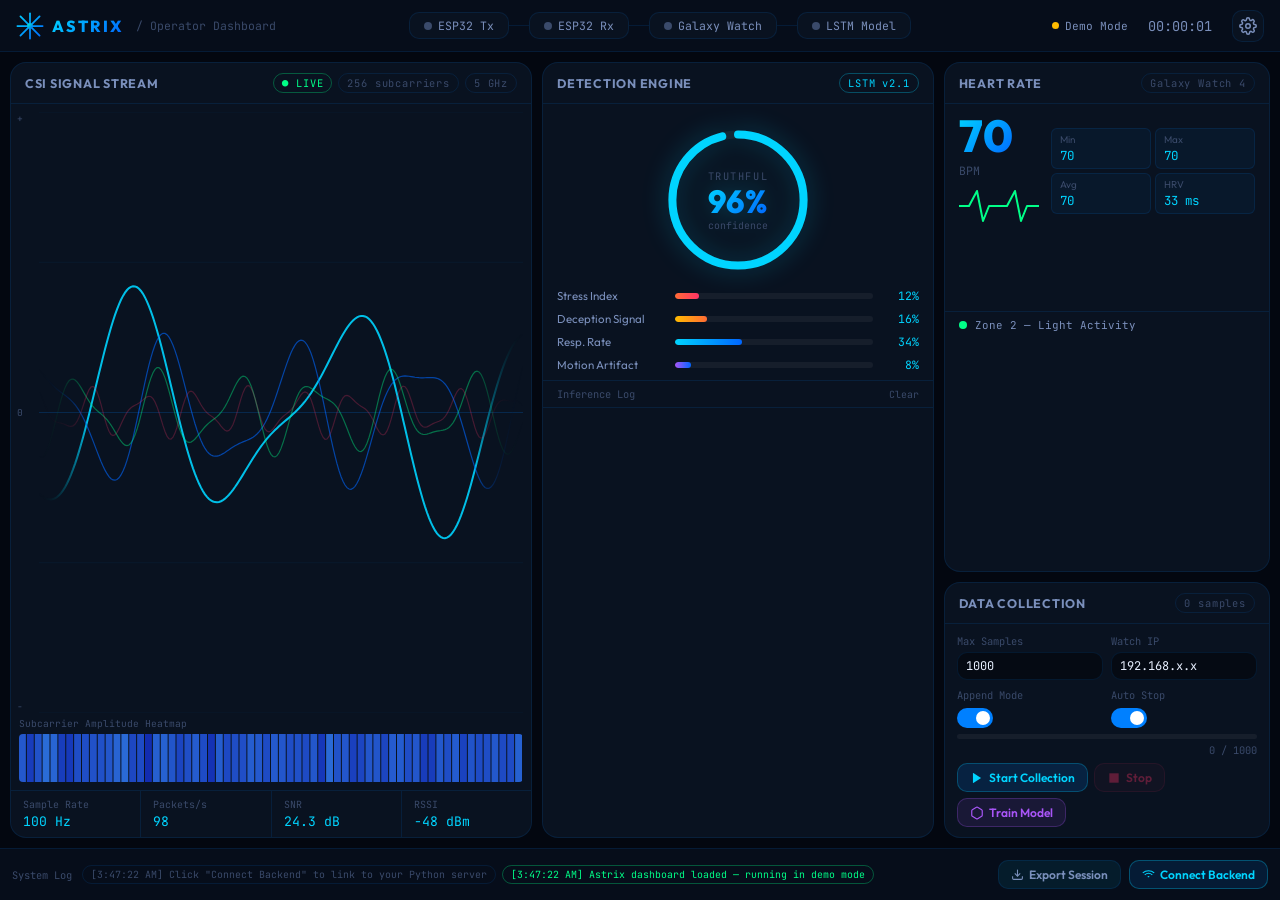
<file: index.html>
<!DOCTYPE html>
<html lang="en">
<head>
  <meta charset="UTF-8" />
  <meta http-equiv="refresh" content="0; url=dashboard.html" />
  <title>Astrix — Redirecting...</title>
</head>
<body>
  <script>window.location.replace('dashboard.html');</script>
</body>
</html>
</file>
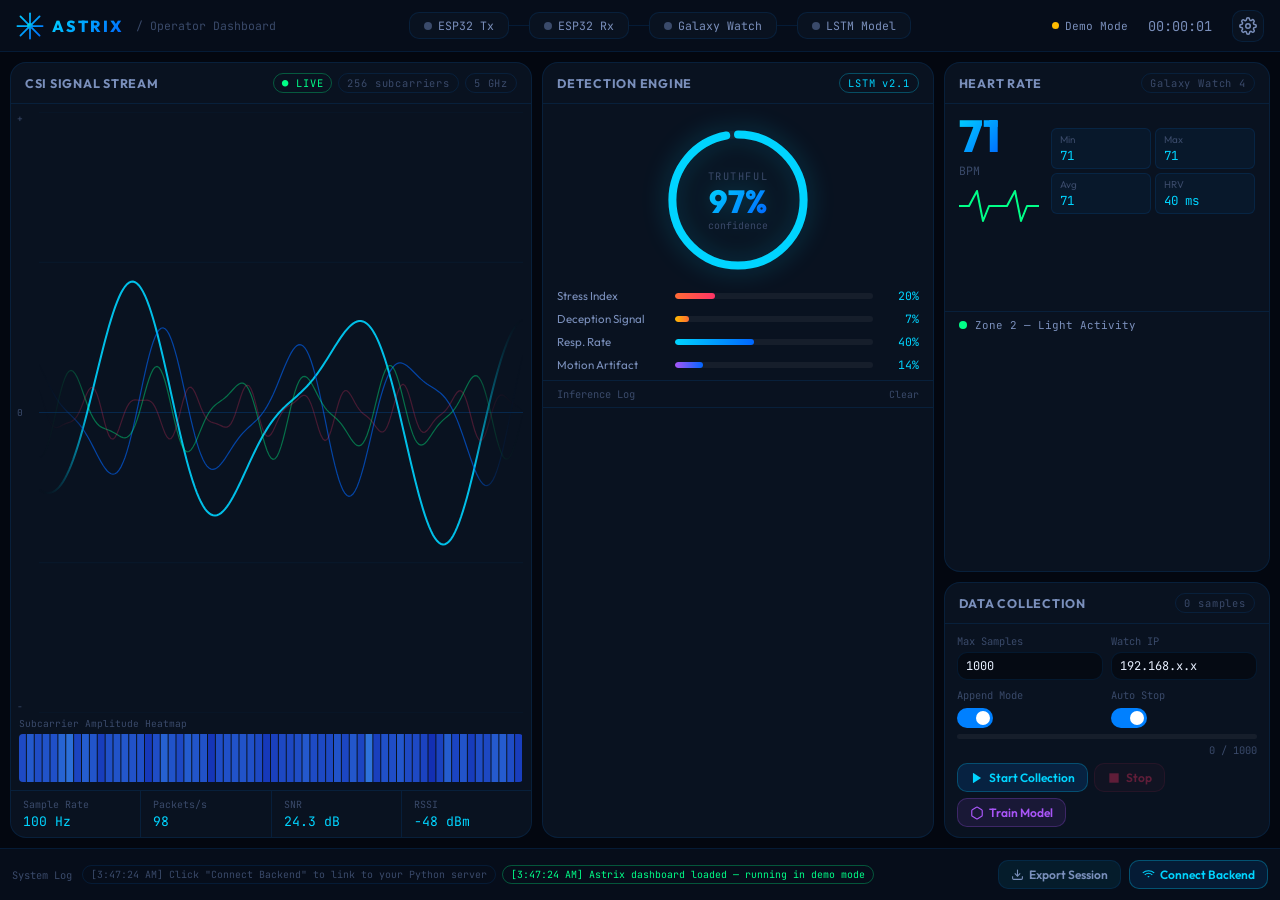
<file: dashboard.html>
<!DOCTYPE html>
<html lang="en">
<head>
  <meta charset="UTF-8" />
  <meta name="viewport" content="width=device-width, initial-scale=1.0" />
  <title>Astrix — CSI Stress / Lie Detector Dashboard</title>
  <meta name="description" content="Astrix real-time operator dashboard for CSI Wi-Fi based stress and lie detection." />
  <link rel="preconnect" href="https://fonts.googleapis.com" />
  <link rel="preconnect" href="https://fonts.gstatic.com" crossorigin />
  <link href="https://fonts.googleapis.com/css2?family=Outfit:wght@300;400;500;600;700;800&family=JetBrains+Mono:wght@400;500;600&display=swap" rel="stylesheet" />
  <link rel="stylesheet" href="dashboard.css" />
  <link rel="icon" type="image/svg+xml" href="data:image/svg+xml,<svg xmlns='http://www.w3.org/2000/svg' viewBox='0 0 100 100'><text y='.9em' font-size='90'>📡</text></svg>" />
</head>
<body>

  <!-- ══════════════════ TOP BAR ══════════════════ -->
  <header class="topbar">
    <div class="topbar-left">
      <div class="logo">
        <svg viewBox="0 0 40 40" fill="none" width="28" height="28">
          <line x1="20" y1="2" x2="20" y2="38" stroke="url(#tl1)" stroke-width="2.5" stroke-linecap="round"/>
          <line x1="2" y1="20" x2="38" y2="20" stroke="url(#tl1)" stroke-width="2.5" stroke-linecap="round"/>
          <line x1="6.34" y1="6.34" x2="33.66" y2="33.66" stroke="url(#tl1)" stroke-width="2.5" stroke-linecap="round"/>
          <line x1="33.66" y1="6.34" x2="6.34" y2="33.66" stroke="url(#tl1)" stroke-width="2.5" stroke-linecap="round"/>
          <circle cx="20" cy="20" r="4" fill="url(#tl2)"/>
          <defs>
            <linearGradient id="tl1" x1="2" y1="2" x2="38" y2="38" gradientUnits="userSpaceOnUse">
              <stop stop-color="#00D4FF"/><stop offset="1" stop-color="#0066FF"/>
            </linearGradient>
            <linearGradient id="tl2" x1="16" y1="16" x2="24" y2="24" gradientUnits="userSpaceOnUse">
              <stop stop-color="#00FFCC"/><stop offset="1" stop-color="#0066FF"/>
            </linearGradient>
          </defs>
        </svg>
        <span class="logo-text">ASTRIX</span>
        <span class="logo-sub">/ Operator Dashboard</span>
      </div>
    </div>

    <div class="topbar-center">
      <!-- System status nodes -->
      <div class="sys-nodes">
        <div class="sys-node" id="node-esp-tx">
          <span class="node-dot" id="dot-esp-tx"></span>
          <span class="node-label">ESP32 Tx</span>
        </div>
        <div class="sys-node-line"></div>
        <div class="sys-node" id="node-esp-rx">
          <span class="node-dot" id="dot-esp-rx"></span>
          <span class="node-label">ESP32 Rx</span>
        </div>
        <div class="sys-node-line"></div>
        <div class="sys-node" id="node-watch">
          <span class="node-dot" id="dot-watch"></span>
          <span class="node-label">Galaxy Watch</span>
        </div>
        <div class="sys-node-line"></div>
        <div class="sys-node" id="node-model">
          <span class="node-dot" id="dot-model"></span>
          <span class="node-label">LSTM Model</span>
        </div>
      </div>
    </div>

    <div class="topbar-right">
      <div class="ws-status" id="ws-status">
        <span class="ws-dot" id="ws-dot"></span>
        <span id="ws-label">Demo Mode</span>
      </div>
      <div class="session-timer">
        <span class="mono" id="session-time">00:00:00</span>
      </div>
      <button class="btn-icon" id="btn-settings" title="Settings">
        <svg width="18" height="18" viewBox="0 0 24 24" fill="none" stroke="currentColor" stroke-width="2"><circle cx="12" cy="12" r="3"/><path d="M19.4 15a1.65 1.65 0 00.33 1.82l.06.06a2 2 0 010 2.83 2 2 0 01-2.83 0l-.06-.06a1.65 1.65 0 00-1.82-.33 1.65 1.65 0 00-1 1.51V21a2 2 0 01-4 0v-.09A1.65 1.65 0 009 19.4a1.65 1.65 0 00-1.82.33l-.06.06a2 2 0 01-2.83-2.83l.06-.06A1.65 1.65 0 004.68 15a1.65 1.65 0 00-1.51-1H3a2 2 0 010-4h.09A1.65 1.65 0 004.6 9a1.65 1.65 0 00-.33-1.82l-.06-.06a2 2 0 012.83-2.83l.06.06A1.65 1.65 0 009 4.68a1.65 1.65 0 001-1.51V3a2 2 0 014 0v.09a1.65 1.65 0 001 1.51 1.65 1.65 0 001.82-.33l.06-.06a2 2 0 012.83 2.83l-.06.06A1.65 1.65 0 0019.4 9a1.65 1.65 0 001.51 1H21a2 2 0 010 4h-.09a1.65 1.65 0 00-1.51 1z"/></svg>
      </button>
    </div>
  </header>

  <!-- ══════════════════ MAIN GRID ══════════════════ -->
  <main class="dashboard-grid">

    <!-- ── COL 1: CSI Signal Panel ── -->
    <section class="panel panel-csi" id="panel-csi">
      <div class="panel-header">
        <span class="panel-title">CSI Signal Stream</span>
        <div class="panel-badges">
          <span class="badge badge-live" id="csi-live-badge">● LIVE</span>
          <span class="badge">256 subcarriers</span>
          <span class="badge">5 GHz</span>
        </div>
      </div>

      <div class="csi-canvas-wrap">
        <canvas id="csi-canvas"></canvas>
        <div class="csi-axis-y">
          <span>+</span><span>0</span><span>−</span>
        </div>
      </div>

      <div class="csi-subcarrier-wrap">
        <div class="sub-label">Subcarrier Amplitude Heatmap</div>
        <canvas id="heatmap-canvas" height="48"></canvas>
      </div>

      <div class="csi-meta">
        <div class="meta-item">
          <span class="meta-k">Sample Rate</span>
          <span class="meta-v mono" id="sample-rate">100 Hz</span>
        </div>
        <div class="meta-item">
          <span class="meta-k">Packets/s</span>
          <span class="meta-v mono" id="pkt-rate">98</span>
        </div>
        <div class="meta-item">
          <span class="meta-k">SNR</span>
          <span class="meta-v mono" id="snr-val">24.3 dB</span>
        </div>
        <div class="meta-item">
          <span class="meta-k">RSSI</span>
          <span class="meta-v mono" id="rssi-val">−48 dBm</span>
        </div>
      </div>
    </section>

    <!-- ── COL 2: Detection Meter ── -->
    <section class="panel panel-detection" id="panel-detection">
      <div class="panel-header">
        <span class="panel-title">Detection Engine</span>
        <span class="badge badge-model">LSTM v2.1</span>
      </div>

      <!-- Big verdict -->
      <div class="verdict-wrap">
        <div class="verdict-ring" id="verdict-ring">
          <svg class="verdict-svg" viewBox="0 0 200 200">
            <circle class="ring-track" cx="100" cy="100" r="82" />
            <circle class="ring-fill" id="ring-fill" cx="100" cy="100" r="82"
              stroke-dasharray="515" stroke-dashoffset="515" />
          </svg>
          <div class="verdict-inner">
            <span class="verdict-label" id="verdict-label">ANALYZING</span>
            <span class="verdict-pct" id="verdict-pct">—</span>
            <span class="verdict-sub">confidence</span>
          </div>
        </div>
      </div>

      <!-- Metric bars -->
      <div class="detection-bars">
        <div class="det-row">
          <span class="det-name">Stress Index</span>
          <div class="det-bar-wrap">
            <div class="det-bar" id="bar-stress">
              <div class="det-fill det-fill--stress" id="fill-stress"></div>
            </div>
          </div>
          <span class="det-val mono" id="val-stress">—</span>
        </div>
        <div class="det-row">
          <span class="det-name">Deception Signal</span>
          <div class="det-bar-wrap">
            <div class="det-bar" id="bar-deception">
              <div class="det-fill det-fill--deception" id="fill-deception"></div>
            </div>
          </div>
          <span class="det-val mono" id="val-deception">—</span>
        </div>
        <div class="det-row">
          <span class="det-name">Resp. Rate</span>
          <div class="det-bar-wrap">
            <div class="det-bar">
              <div class="det-fill det-fill--resp" id="fill-resp"></div>
            </div>
          </div>
          <span class="det-val mono" id="val-resp">—</span>
        </div>
        <div class="det-row">
          <span class="det-name">Motion Artifact</span>
          <div class="det-bar-wrap">
            <div class="det-bar">
              <div class="det-fill det-fill--motion" id="fill-motion"></div>
            </div>
          </div>
          <span class="det-val mono" id="val-motion">—</span>
        </div>
      </div>

      <!-- Inference log -->
      <div class="inference-log" id="inference-log">
        <div class="log-header">
          <span>Inference Log</span>
          <button class="log-clear" id="log-clear">Clear</button>
        </div>
        <div class="log-entries" id="log-entries"></div>
      </div>
    </section>

    <!-- ── COL 3: Right panels ── -->
    <div class="right-col">

      <!-- Heart Rate -->
      <section class="panel panel-hr" id="panel-hr">
        <div class="panel-header">
          <span class="panel-title">Heart Rate</span>
          <span class="badge">Galaxy Watch 4</span>
        </div>
        <div class="hr-display">
          <div class="hr-big">
            <span class="hr-number" id="hr-number">--</span>
            <span class="hr-unit">BPM</span>
            <div class="hr-pulse-anim" id="hr-pulse-anim">
              <svg viewBox="0 0 80 40" width="80" height="40">
                <polyline id="hr-ecg-line" points="0,20 10,20 18,5 24,35 30,20 40,20 48,20 56,5 62,35 68,20 80,20"
                  fill="none" stroke="#00ff88" stroke-width="2" stroke-linecap="round" stroke-linejoin="round"/>
              </svg>
            </div>
          </div>
          <div class="hr-stats">
            <div class="hrstat"><span>Min</span><span class="mono" id="hr-min">--</span></div>
            <div class="hrstat"><span>Max</span><span class="mono" id="hr-max">--</span></div>
            <div class="hrstat"><span>Avg</span><span class="mono" id="hr-avg">--</span></div>
            <div class="hrstat"><span>HRV</span><span class="mono" id="hr-hrv">--</span></div>
          </div>
        </div>
        <canvas id="hr-canvas" height="80"></canvas>
        <div class="hr-zone" id="hr-zone">
          <span class="zone-dot" id="zone-dot"></span>
          <span id="zone-label">Waiting for data...</span>
        </div>
      </section>

      <!-- Data Collection Controls -->
      <section class="panel panel-controls" id="panel-controls">
        <div class="panel-header">
          <span class="panel-title">Data Collection</span>
          <span class="badge mono" id="sample-count">0 samples</span>
        </div>

        <div class="ctrl-grid">
          <div class="ctrl-item">
            <label class="ctrl-label" for="max-samples">Max Samples</label>
            <input class="ctrl-input mono" type="number" id="max-samples" value="1000" min="100" step="100"/>
          </div>
          <div class="ctrl-item">
            <label class="ctrl-label" for="watch-ip">Watch IP</label>
            <input class="ctrl-input mono" type="text" id="watch-ip" value="192.168.x.x" />
          </div>
          <div class="ctrl-item">
            <label class="ctrl-label" for="append-data">Append Mode</label>
            <label class="toggle">
              <input type="checkbox" id="append-data" checked />
              <span class="toggle-slider"></span>
            </label>
          </div>
          <div class="ctrl-item">
            <label class="ctrl-label" for="auto-stop">Auto Stop</label>
            <label class="toggle">
              <input type="checkbox" id="auto-stop" checked />
              <span class="toggle-slider"></span>
            </label>
          </div>
        </div>

        <div class="progress-wrap">
          <div class="progress-bar">
            <div class="progress-fill" id="progress-fill"></div>
          </div>
          <span class="mono progress-label" id="progress-label">0 / 1000</span>
        </div>

        <div class="ctrl-btns">
          <button class="ctrl-btn ctrl-btn--start" id="btn-collect">
            <svg width="14" height="14" viewBox="0 0 24 24" fill="currentColor"><polygon points="5,3 19,12 5,21"/></svg>
            Start Collection
          </button>
          <button class="ctrl-btn ctrl-btn--stop" id="btn-stop" disabled>
            <svg width="14" height="14" viewBox="0 0 24 24" fill="currentColor"><rect x="4" y="4" width="16" height="16"/></svg>
            Stop
          </button>
          <button class="ctrl-btn ctrl-btn--train" id="btn-train">
            <svg width="14" height="14" viewBox="0 0 24 24" fill="none" stroke="currentColor" stroke-width="2"><path d="M21 16V8a2 2 0 00-1-1.73l-7-4a2 2 0 00-2 0l-7 4A2 2 0 003 8v8a2 2 0 001 1.73l7 4a2 2 0 002 0l7-4A2 2 0 0021 16z"/></svg>
            Train Model
          </button>
        </div>

        <!-- Training Progress -->
        <div class="training-wrap" id="training-wrap" style="display:none">
          <div class="train-header">
            <span>Training LSTM Model</span>
            <span class="mono" id="train-epoch">Epoch 0/50</span>
          </div>
          <div class="progress-bar">
            <div class="progress-fill progress-fill--train" id="train-fill"></div>
          </div>
          <div class="train-metrics">
            <span>Loss: <span class="mono accent" id="train-loss">—</span></span>
            <span>Val Loss: <span class="mono accent" id="train-val-loss">—</span></span>
            <span>Acc: <span class="mono accent" id="train-acc">—</span></span>
          </div>
        </div>
      </section>

    </div><!-- /right-col -->

  </main>

  <!-- ══════════════════ BOTTOM EVENT LOG ══════════════════ -->
  <footer class="bottom-bar">
    <div class="event-log" id="event-log">
      <span class="event-log-title">System Log</span>
      <div class="events" id="events"></div>
    </div>
    <div class="bottom-actions">
      <button class="ctrl-btn ctrl-btn--export" id="btn-export">
        <svg width="13" height="13" viewBox="0 0 24 24" fill="none" stroke="currentColor" stroke-width="2"><path d="M21 15v4a2 2 0 01-2 2H5a2 2 0 01-2-2v-4"/><polyline points="7 10 12 15 17 10"/><line x1="12" y1="15" x2="12" y2="3"/></svg>
        Export Session
      </button>
      <button class="ctrl-btn ctrl-btn--ws" id="btn-connect">
        <svg width="13" height="13" viewBox="0 0 24 24" fill="none" stroke="currentColor" stroke-width="2"><path d="M1.42 9a16 16 0 0121.16 0M5 12.55a11 11 0 0114.08 0M10.54 16.1a6 6 0 012.92 0M12 20h.01"/></svg>
        Connect Backend
      </button>
    </div>
  </footer>

  <!-- Settings Modal -->
  <div class="modal-overlay" id="modal-settings" style="display:none">
    <div class="modal">
      <div class="modal-header">
        <h3>Backend Connection</h3>
        <button class="modal-close" id="modal-close">✕</button>
      </div>
      <div class="modal-body">
        <div class="form-group">
          <label>WebSocket URL</label>
          <input class="ctrl-input mono" id="ws-url" value="ws://localhost:8765" />
        </div>
        <div class="form-group">
          <label>Serial Port (ESP32 Rx)</label>
          <input class="ctrl-input mono" id="serial-port" value="/dev/ttyUSB0" />
        </div>
        <div class="form-group">
          <label>Galaxy Watch Port</label>
          <input class="ctrl-input mono" id="watch-port" value="5555" />
        </div>
        <p class="modal-hint">The Python backend should expose a WebSocket server at the URL above. The dashboard will stream CSI + HR data and display LSTM inference results in real time.</p>
      </div>
      <div class="modal-footer">
        <button class="ctrl-btn ctrl-btn--start" id="btn-ws-connect">Connect</button>
        <button class="ctrl-btn ctrl-btn--stop" id="btn-ws-demo">Use Demo Mode</button>
      </div>
    </div>
  </div>

  <script src="dashboard.js"></script>
</body>
</html>
</file>
<file: dashboard.css>
/* ====================================================
   ASTRIX — OPERATOR DASHBOARD STYLES
   ==================================================== */

:root {
  --bg-base:      #030710;
  --bg-surface:   #060d1a;
  --bg-card:      #091220;
  --bg-card-2:    #0c1830;
  --bg-input:     rgba(0,0,0,0.4);

  --blue:         #0080ff;
  --cyan:         #00d4ff;
  --cyan-bright:  #00ffee;
  --green:        #00ff88;
  --amber:        #ffbb00;
  --red:          #ff3366;
  --purple:       #a855f7;

  --text-1:       #e8f0ff;
  --text-2:       #7a8fbb;
  --text-3:       #3a4a6a;

  --border:       rgba(0,128,255,0.12);
  --border-hi:    rgba(0,212,255,0.3);

  --grad-main:    linear-gradient(135deg, #00d4ff, #0066ff);
  --grad-stress:  linear-gradient(90deg, #ff6b35, #ff3366);
  --grad-dec:     linear-gradient(90deg, #ffbb00, #ff6b35);
  --grad-resp:    linear-gradient(90deg, #00d4ff, #0066ff);
  --grad-motion:  linear-gradient(90deg, #a855f7, #0066ff);

  --radius:       10px;
  --radius-lg:    16px;
  --font:         'Outfit', sans-serif;
  --mono:         'JetBrains Mono', monospace;
  --nav-h:        52px;
  --bot-h:        52px;
  --trans:        all 0.25s cubic-bezier(.4,0,.2,1);
}

*, *::before, *::after { box-sizing: border-box; margin: 0; padding: 0; }
html, body { height: 100%; overflow: hidden; }
body {
  font-family: var(--font);
  background: var(--bg-base);
  color: var(--text-1);
  font-size: 13px;
  display: flex;
  flex-direction: column;
}

/* ── Utility ── */
.mono { font-family: var(--mono); }
.accent { color: var(--cyan); }

/* ====================================================
   TOP BAR
   ==================================================== */
.topbar {
  height: var(--nav-h);
  background: var(--bg-surface);
  border-bottom: 1px solid var(--border);
  display: flex;
  align-items: center;
  padding: 0 16px;
  gap: 16px;
  flex-shrink: 0;
  z-index: 100;
}
.topbar-left { display: flex; align-items: center; min-width: 220px; }
.topbar-center { flex: 1; display: flex; justify-content: center; }
.topbar-right { display: flex; align-items: center; gap: 12px; min-width: 220px; justify-content: flex-end; }

/* Logo */
.logo { display: flex; align-items: center; gap: 8px; }
.logo-text {
  font-size: 1rem; font-weight: 800; letter-spacing: 0.12em;
  background: var(--grad-main);
  -webkit-background-clip: text; -webkit-text-fill-color: transparent; background-clip: text;
}
.logo-sub { font-size: 0.72rem; color: var(--text-3); font-family: var(--mono); margin-left: 4px; }

/* System nodes */
.sys-nodes { display: flex; align-items: center; gap: 0; }
.sys-node {
  display: flex; align-items: center; gap: 6px;
  padding: 5px 14px;
  background: var(--bg-card);
  border: 1px solid var(--border);
  border-radius: var(--radius);
  font-size: 0.72rem; color: var(--text-2);
  font-family: var(--mono);
}
.sys-node-line { width: 20px; height: 1px; background: var(--border); }
.node-dot {
  width: 8px; height: 8px; border-radius: 50%;
  background: var(--text-3);
  transition: var(--trans);
}
.node-dot.online { background: var(--green); box-shadow: 0 0 8px var(--green); animation: pulse-dot 2s infinite; }
.node-dot.error  { background: var(--red);   box-shadow: 0 0 8px var(--red); }
.node-dot.warn   { background: var(--amber); box-shadow: 0 0 8px var(--amber); }

/* WS status */
.ws-status { display: flex; align-items: center; gap: 6px; font-family: var(--mono); font-size: 0.7rem; color: var(--text-2); }
.ws-dot { width: 7px; height: 7px; border-radius: 50%; background: var(--amber); animation: pulse-dot 2s infinite; }
.ws-dot.connected { background: var(--green); }
.ws-dot.error     { background: var(--red); animation: none; }

.session-timer { font-family: var(--mono); font-size: 0.85rem; color: var(--text-2); padding: 0 8px; }

.btn-icon {
  width: 32px; height: 32px;
  background: var(--bg-card); border: 1px solid var(--border);
  border-radius: var(--radius); color: var(--text-2);
  display: flex; align-items: center; justify-content: center;
  cursor: pointer; transition: var(--trans);
}
.btn-icon:hover { border-color: var(--border-hi); color: var(--cyan); }

/* ====================================================
   MAIN DASHBOARD GRID
   ==================================================== */
.dashboard-grid {
  flex: 1;
  display: grid;
  grid-template-columns: 1.6fr 1.2fr 1fr;
  gap: 10px;
  padding: 10px;
  overflow: hidden;
  min-height: 0;
}

/* ====================================================
   PANELS
   ==================================================== */
.panel {
  background: var(--bg-card);
  border: 1px solid var(--border);
  border-radius: var(--radius-lg);
  display: flex;
  flex-direction: column;
  overflow: hidden;
  min-height: 0;
}
.panel-header {
  display: flex; align-items: center; justify-content: space-between;
  padding: 10px 14px;
  border-bottom: 1px solid var(--border);
  flex-shrink: 0;
  gap: 8px;
}
.panel-title { font-size: 0.78rem; font-weight: 700; letter-spacing: 0.06em; text-transform: uppercase; color: var(--text-2); }
.panel-badges { display: flex; gap: 6px; align-items: center; }

.badge {
  font-family: var(--mono); font-size: 0.65rem; letter-spacing: 0.08em;
  padding: 2px 8px; border-radius: 50px;
  border: 1px solid var(--border); color: var(--text-3);
}
.badge-live { color: var(--green); border-color: rgba(0,255,136,0.3); animation: pulse-dot 2s infinite; }
.badge-model { color: var(--cyan); border-color: rgba(0,212,255,0.3); }

/* ====================================================
   CSI SIGNAL PANEL
   ==================================================== */
.panel-csi { grid-row: 1; }

.csi-canvas-wrap {
  position: relative;
  flex: 1;
  min-height: 0;
  padding: 8px 8px 4px 28px;
  display: flex;
  align-items: stretch;
}
#csi-canvas { width: 100%; height: 100%; display: block; }

.csi-axis-y {
  position: absolute;
  left: 6px; top: 8px; bottom: 4px;
  display: flex; flex-direction: column; justify-content: space-between;
  font-family: var(--mono); font-size: 0.6rem; color: var(--text-3);
}

.csi-subcarrier-wrap {
  padding: 0 8px 8px;
  flex-shrink: 0;
}
.sub-label { font-family: var(--mono); font-size: 0.6rem; color: var(--text-3); margin-bottom: 4px; }
#heatmap-canvas { width: 100%; height: 48px; display: block; border-radius: 4px; }

.csi-meta {
  display: flex; gap: 0;
  border-top: 1px solid var(--border);
  flex-shrink: 0;
}
.meta-item {
  flex: 1; padding: 7px 12px;
  border-right: 1px solid var(--border);
  display: flex; flex-direction: column; gap: 2px;
}
.meta-item:last-child { border-right: none; }
.meta-k { font-size: 0.62rem; color: var(--text-3); font-family: var(--mono); }
.meta-v { font-size: 0.82rem; color: var(--cyan); }

/* ====================================================
   DETECTION PANEL
   ==================================================== */
.panel-detection { grid-row: 1; }

/* Verdict ring */
.verdict-wrap {
  display: flex; justify-content: center; align-items: center;
  padding: 16px 0 8px;
  flex-shrink: 0;
}
.verdict-ring {
  position: relative;
  width: 160px; height: 160px;
  flex-shrink: 0;
}
.verdict-svg { width: 100%; height: 100%; transform: rotate(-90deg); }
.ring-track { fill: none; stroke: rgba(255,255,255,0.05); stroke-width: 10; }
.ring-fill {
  fill: none; stroke: #00d4ff; stroke-width: 10;
  stroke-linecap: round;
  transition: stroke-dashoffset 0.6s ease, stroke 0.4s ease;
}
.verdict-inner {
  position: absolute; inset: 0;
  display: flex; flex-direction: column;
  align-items: center; justify-content: center;
  gap: 2px;
}
.verdict-label {
  font-family: var(--mono); font-size: 0.65rem;
  letter-spacing: 0.15em; color: var(--text-3); text-transform: uppercase;
}
.verdict-pct {
  font-size: 2rem; font-weight: 800;
  background: var(--grad-main);
  -webkit-background-clip: text; -webkit-text-fill-color: transparent; background-clip: text;
  line-height: 1;
}
.verdict-sub { font-family: var(--mono); font-size: 0.62rem; color: var(--text-3); }

/* Detection bars */
.detection-bars {
  padding: 0 14px 8px;
  display: flex; flex-direction: column; gap: 8px;
  flex-shrink: 0;
}
.det-row { display: flex; align-items: center; gap: 8px; }
.det-name { font-size: 0.72rem; color: var(--text-2); width: 110px; flex-shrink: 0; }
.det-bar-wrap { flex: 1; }
.det-bar { height: 6px; background: rgba(255,255,255,0.05); border-radius: 6px; overflow: hidden; }
.det-fill { height: 100%; border-radius: 6px; transition: width 0.8s ease; width: 0%; }
.det-fill--stress    { background: var(--grad-stress); }
.det-fill--deception { background: var(--grad-dec); }
.det-fill--resp      { background: var(--grad-resp); }
.det-fill--motion    { background: var(--grad-motion); }
.det-val { font-size: 0.72rem; color: var(--cyan); width: 38px; text-align: right; flex-shrink: 0; }

/* Inference log */
.inference-log {
  flex: 1; min-height: 0;
  display: flex; flex-direction: column;
  border-top: 1px solid var(--border);
  overflow: hidden;
}
.log-header {
  display: flex; justify-content: space-between; align-items: center;
  padding: 6px 14px;
  font-family: var(--mono); font-size: 0.65rem; color: var(--text-3);
  border-bottom: 1px solid var(--border);
  flex-shrink: 0;
}
.log-clear {
  background: none; border: none; color: var(--text-3); cursor: pointer;
  font-size: 0.62rem; font-family: var(--mono);
  transition: var(--trans);
}
.log-clear:hover { color: var(--cyan); }
.log-entries {
  flex: 1; overflow-y: auto; padding: 6px 14px;
  display: flex; flex-direction: column; gap: 3px;
}
.log-entry {
  font-family: var(--mono); font-size: 0.65rem;
  padding: 3px 6px; border-radius: 4px;
  border-left: 2px solid transparent;
  display: flex; gap: 8px;
}
.log-entry--truth   { border-color: var(--green); color: var(--green); background: rgba(0,255,136,0.05); }
.log-entry--stress  { border-color: var(--amber); color: var(--amber); background: rgba(255,187,0,0.05); }
.log-entry--lie     { border-color: var(--red); color: var(--red); background: rgba(255,51,102,0.05); }
.log-entry--info    { border-color: var(--cyan); color: var(--text-2); }
.log-ts { color: var(--text-3); flex-shrink: 0; }

/* ====================================================
   RIGHT COLUMN
   ==================================================== */
.right-col {
  display: flex; flex-direction: column; gap: 10px;
  overflow: hidden; min-height: 0;
}

/* Heart Rate */
.panel-hr { flex: 1; min-height: 0; }
.hr-display {
  display: flex; align-items: center; gap: 12px;
  padding: 10px 14px 6px;
  flex-shrink: 0;
}
.hr-big { display: flex; align-items: baseline; gap: 4px; flex-direction: column; }
.hr-number {
  font-size: 2.8rem; font-weight: 800; line-height: 1;
  background: var(--grad-main);
  -webkit-background-clip: text; -webkit-text-fill-color: transparent; background-clip: text;
}
.hr-unit { font-family: var(--mono); font-size: 0.72rem; color: var(--text-3); }
.hr-pulse-anim { margin-top: 4px; }
.hr-stats {
  flex: 1; display: grid; grid-template-columns: 1fr 1fr;
  gap: 4px;
}
.hrstat {
  display: flex; flex-direction: column; gap: 1px;
  padding: 4px 8px;
  background: rgba(0,128,255,0.05);
  border: 1px solid var(--border);
  border-radius: 6px;
  font-size: 0.62rem; color: var(--text-3);
}
.hrstat .mono { font-size: 0.78rem; color: var(--cyan); }

#hr-canvas { width: 100%; display: block; padding: 0 8px; flex-shrink: 0; }

.hr-zone {
  display: flex; align-items: center; gap: 8px;
  padding: 6px 14px;
  border-top: 1px solid var(--border);
  font-family: var(--mono); font-size: 0.68rem; color: var(--text-2);
  flex-shrink: 0;
}
.zone-dot { width: 8px; height: 8px; border-radius: 50%; background: var(--text-3); flex-shrink: 0; }

/* Controls */
.panel-controls { flex-shrink: 0; }

.ctrl-grid {
  display: grid; grid-template-columns: 1fr 1fr;
  gap: 8px; padding: 10px 12px 6px;
}
.ctrl-item { display: flex; flex-direction: column; gap: 4px; }
.ctrl-label { font-size: 0.65rem; color: var(--text-3); font-family: var(--mono); }
.ctrl-input {
  background: var(--bg-input);
  border: 1px solid var(--border);
  border-radius: var(--radius);
  color: var(--text-1); font-family: var(--mono); font-size: 0.75rem;
  padding: 5px 8px; outline: none; transition: var(--trans); width: 100%;
}
.ctrl-input:focus { border-color: var(--border-hi); }

/* Toggle */
.toggle { position: relative; display: inline-flex; align-items: center; cursor: pointer; margin-top: 2px; }
.toggle input { opacity: 0; width: 0; height: 0; }
.toggle-slider {
  width: 36px; height: 20px;
  background: var(--text-3); border-radius: 20px;
  transition: var(--trans); position: relative;
}
.toggle-slider::before {
  content: ''; position: absolute;
  width: 14px; height: 14px; border-radius: 50%;
  background: #fff; left: 3px; top: 3px;
  transition: var(--trans);
}
.toggle input:checked + .toggle-slider { background: var(--blue); }
.toggle input:checked + .toggle-slider::before { transform: translateX(16px); }

/* Progress */
.progress-wrap {
  padding: 0 12px 6px;
  display: flex; flex-direction: column; gap: 4px;
  flex-shrink: 0;
}
.progress-bar { height: 5px; background: rgba(255,255,255,0.05); border-radius: 5px; overflow: hidden; }
.progress-fill { height: 100%; width: 0%; background: var(--grad-main); border-radius: 5px; transition: width 0.4s ease; }
.progress-fill--train { background: linear-gradient(90deg, var(--purple), var(--blue)); }
.progress-label { font-family: var(--mono); font-size: 0.65rem; color: var(--text-3); text-align: right; }

/* Buttons */
.ctrl-btns {
  display: flex; gap: 6px; padding: 0 12px 10px;
  flex-wrap: wrap;
}
.ctrl-btn {
  display: inline-flex; align-items: center; gap: 5px;
  padding: 6px 12px; border-radius: var(--radius);
  font-family: var(--font); font-size: 0.75rem; font-weight: 600;
  border: none; cursor: pointer; transition: var(--trans);
  white-space: nowrap;
}
.ctrl-btn--start { background: rgba(0,128,255,0.15); color: var(--cyan); border: 1px solid rgba(0,212,255,0.25); }
.ctrl-btn--start:hover:not(:disabled) { background: rgba(0,128,255,0.3); }
.ctrl-btn--stop  { background: rgba(255,51,102,0.1); color: var(--red); border: 1px solid rgba(255,51,102,0.25); }
.ctrl-btn--stop:hover:not(:disabled) { background: rgba(255,51,102,0.2); }
.ctrl-btn--train { background: rgba(168,85,247,0.1); color: var(--purple); border: 1px solid rgba(168,85,247,0.25); }
.ctrl-btn--train:hover:not(:disabled) { background: rgba(168,85,247,0.2); }
.ctrl-btn--export { background: rgba(0,212,255,0.08); color: var(--text-2); border: 1px solid var(--border); }
.ctrl-btn--ws    { background: rgba(0,128,255,0.12); color: var(--cyan); border: 1px solid var(--border-hi); }
.ctrl-btn:disabled { opacity: 0.35; cursor: not-allowed; }

/* Training */
.training-wrap { padding: 0 12px 10px; }
.train-header { display: flex; justify-content: space-between; font-size: 0.7rem; color: var(--text-2); margin-bottom: 5px; font-family: var(--mono); }
.train-metrics { display: flex; gap: 12px; font-size: 0.65rem; color: var(--text-3); font-family: var(--mono); margin-top: 4px; }

/* ====================================================
   BOTTOM BAR
   ==================================================== */
.bottom-bar {
  height: var(--bot-h);
  background: var(--bg-surface);
  border-top: 1px solid var(--border);
  display: flex; align-items: center;
  padding: 0 12px;
  gap: 12px;
  flex-shrink: 0;
}
.event-log { flex: 1; display: flex; align-items: center; gap: 10px; min-width: 0; overflow: hidden; }
.event-log-title { font-family: var(--mono); font-size: 0.65rem; color: var(--text-3); flex-shrink: 0; }
.events { display: flex; gap: 6px; align-items: center; overflow: hidden; min-width: 0; }
.event-chip {
  font-family: var(--mono); font-size: 0.62rem; padding: 2px 8px;
  border-radius: 50px; white-space: nowrap;
  border: 1px solid var(--border); color: var(--text-3);
  animation: slideIn 0.3s ease;
}
.event-chip--ok   { color: var(--green); border-color: rgba(0,255,136,0.3); }
.event-chip--warn { color: var(--amber); border-color: rgba(255,187,0,0.3); }
.event-chip--err  { color: var(--red);   border-color: rgba(255,51,102,0.3); }
.bottom-actions { display: flex; gap: 8px; flex-shrink: 0; }

/* ====================================================
   MODAL
   ==================================================== */
.modal-overlay {
  position: fixed; inset: 0;
  background: rgba(0,0,0,0.7);
  backdrop-filter: blur(8px);
  display: flex; align-items: center; justify-content: center;
  z-index: 999;
}
.modal {
  background: var(--bg-card-2);
  border: 1px solid var(--border-hi);
  border-radius: var(--radius-lg);
  width: 420px; max-width: 95vw;
  box-shadow: 0 20px 60px rgba(0,0,0,0.5);
  animation: fadeUp 0.25s ease;
}
.modal-header {
  display: flex; justify-content: space-between; align-items: center;
  padding: 16px 20px; border-bottom: 1px solid var(--border);
}
.modal-header h3 { font-size: 0.95rem; font-weight: 700; }
.modal-close { background: none; border: none; color: var(--text-2); cursor: pointer; font-size: 1rem; }
.modal-body { padding: 20px; display: flex; flex-direction: column; gap: 14px; }
.form-group { display: flex; flex-direction: column; gap: 5px; }
.form-group label { font-size: 0.72rem; color: var(--text-2); font-family: var(--mono); }
.modal-hint { font-size: 0.75rem; color: var(--text-3); line-height: 1.6; }
.modal-footer { padding: 16px 20px; border-top: 1px solid var(--border); display: flex; gap: 10px; }

/* ====================================================
   SCROLLBAR
   ==================================================== */
::-webkit-scrollbar { width: 4px; height: 4px; }
::-webkit-scrollbar-track { background: transparent; }
::-webkit-scrollbar-thumb { background: var(--text-3); border-radius: 4px; }
::-webkit-scrollbar-thumb:hover { background: var(--text-2); }

/* ====================================================
   ANIMATIONS
   ==================================================== */
@keyframes pulse-dot {
  0%,100% { opacity: 1; }
  50%      { opacity: 0.4; }
}
@keyframes slideIn {
  from { opacity: 0; transform: translateX(-10px); }
  to   { opacity: 1; transform: translateX(0); }
}
@keyframes fadeUp {
  from { opacity: 0; transform: translateY(12px); }
  to   { opacity: 1; transform: translateY(0); }
}

/* ====================================================
   RESPONSIVE (tablet fallback)
   ==================================================== */
@media (max-width: 1100px) {
  .dashboard-grid { grid-template-columns: 1fr 1fr; grid-template-rows: 1fr 1fr; }
  .panel-csi { grid-column: 1 / 3; }
  .right-col { grid-column: 1 / 3; flex-direction: row; }
  body { overflow: auto; }
  html, body { height: auto; }
}
@media (max-width: 700px) {
  .dashboard-grid { grid-template-columns: 1fr; }
  .panel-csi { grid-column: 1; }
  .right-col { grid-column: 1; flex-direction: column; }
  .sys-nodes { display: none; }
}
</file>
